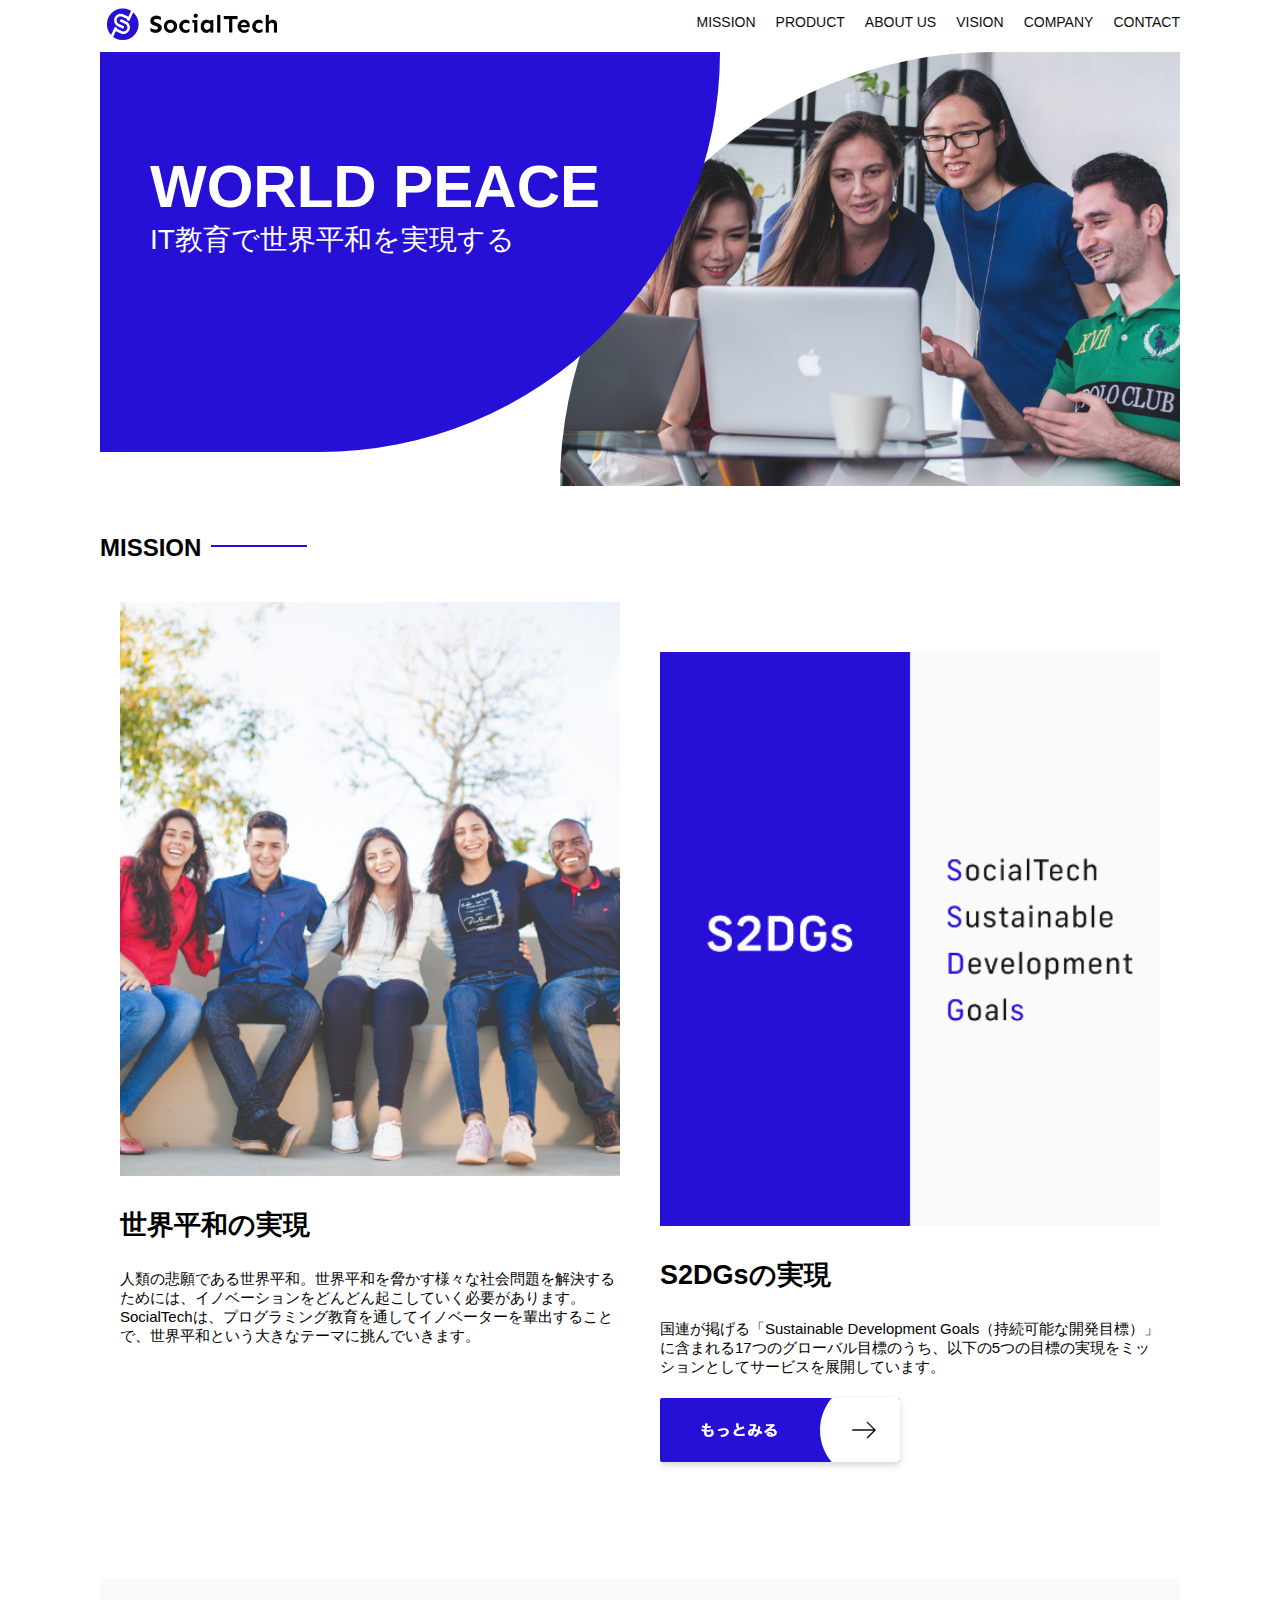
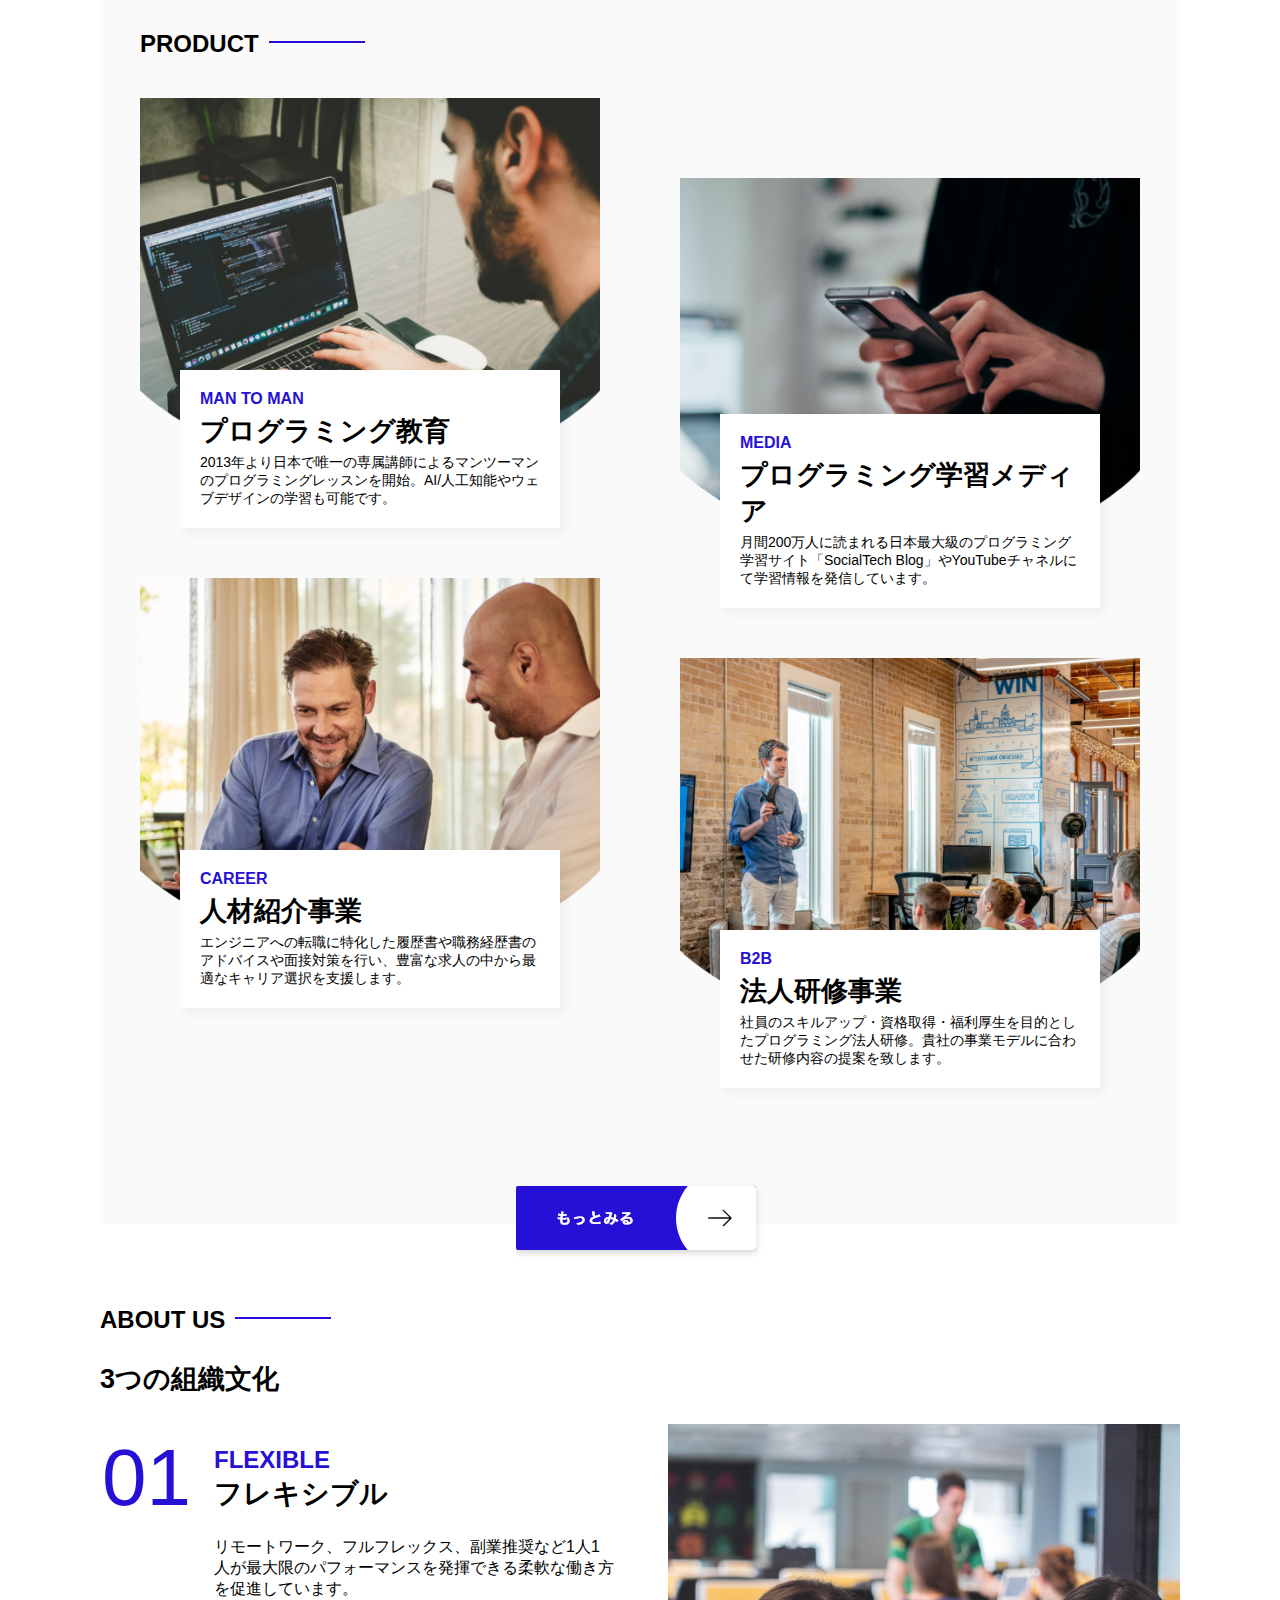
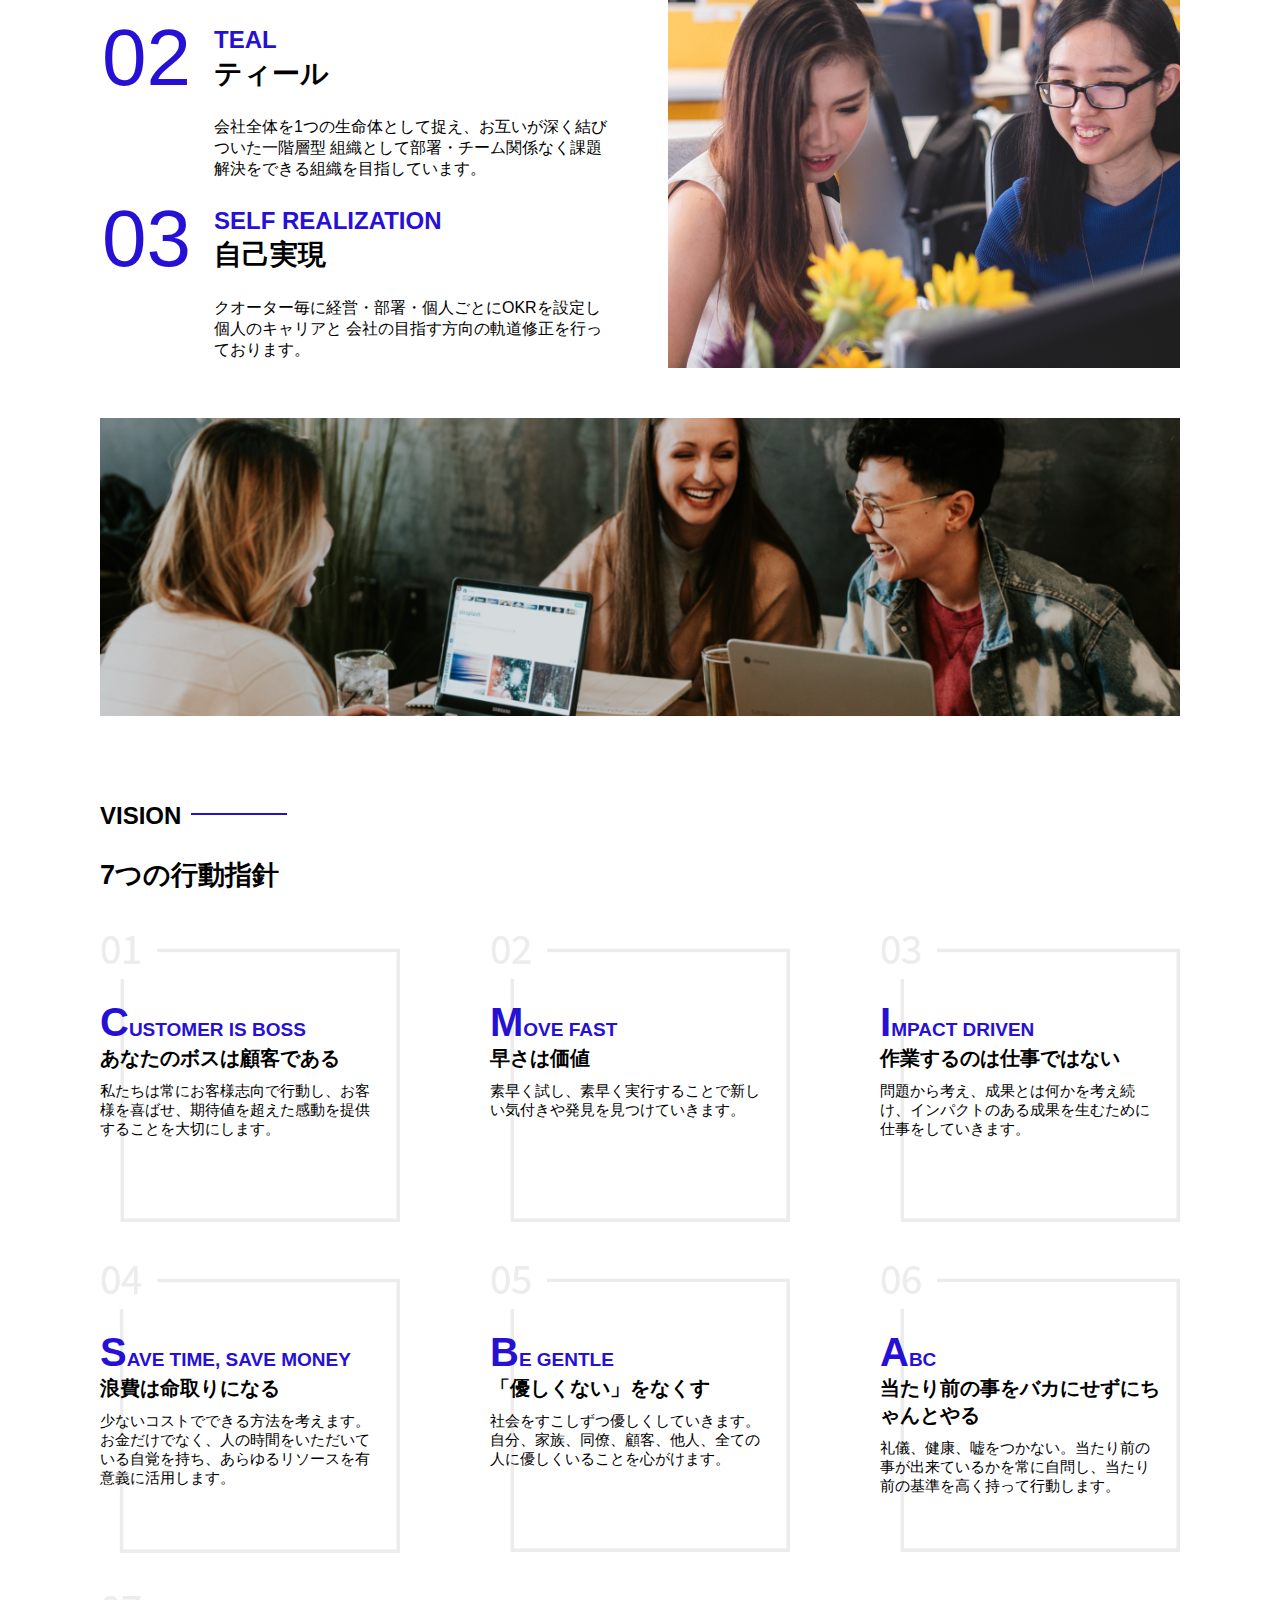
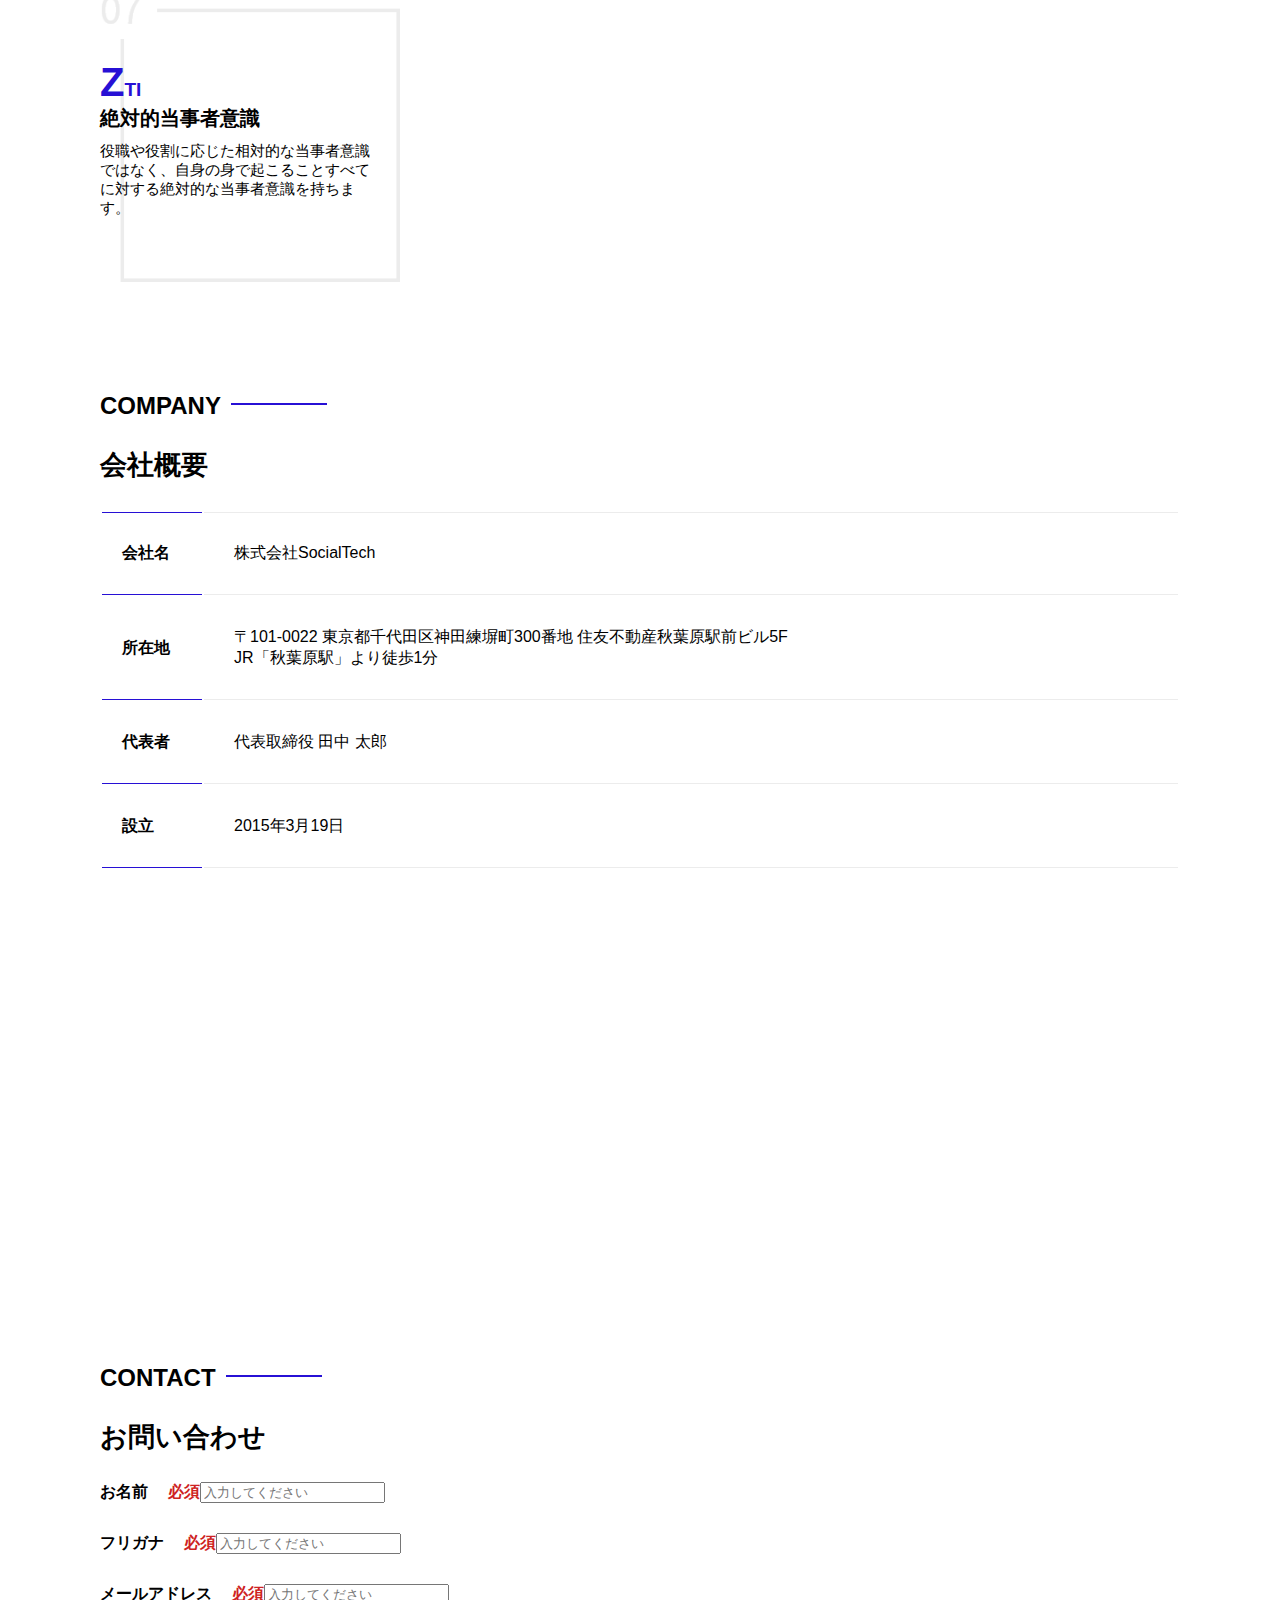
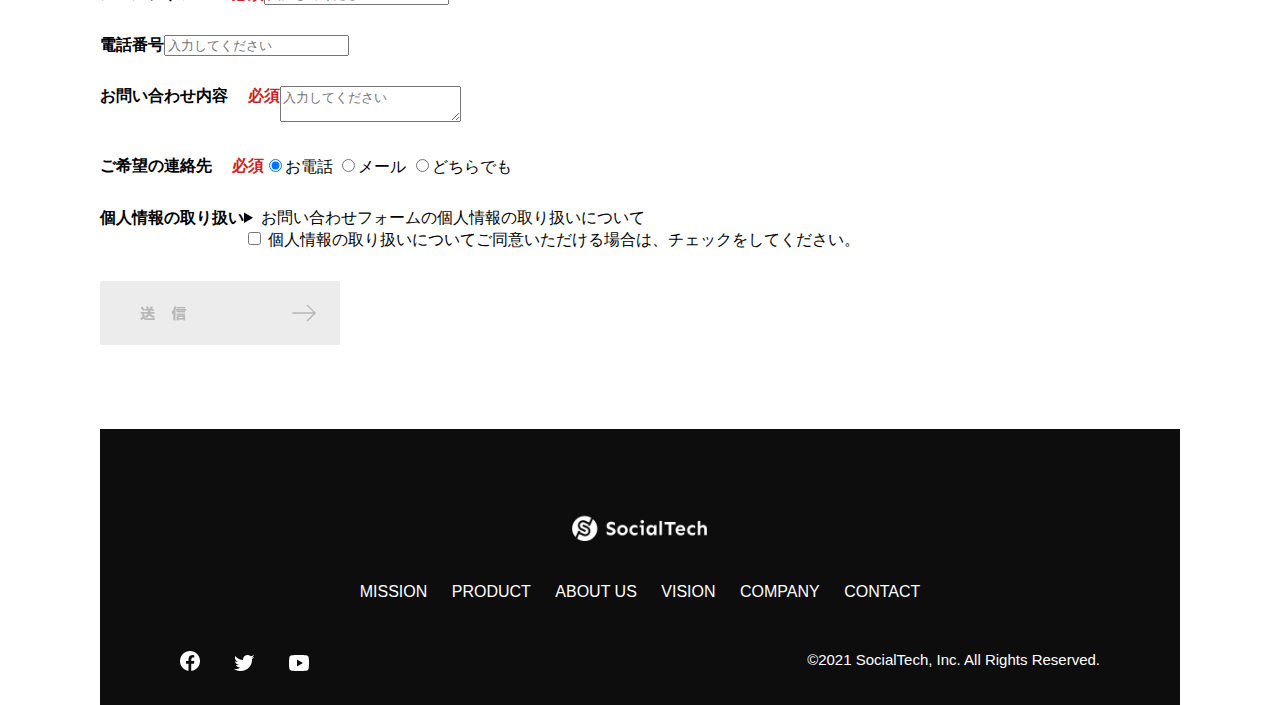
<file: index.html>
<!DOCTYPE html>
<html>
  <head>
    <title>SocialTech</title>

    <meta charset="UTF-8" />
    <meta
      name="description"
      content="SocialTechはEdTech業界のリーディングカンパニーを目指します。"
    />
    <meta name="viewport" content="width=device-width, initial-scale=1.0" />
    <meta name="twitter:card" content="Twitterカードの種類" />
    <meta name="twitter:site" content="Twitterのユーザー名" />
    <meta property="og:url" content="ページのURL" />
    <meta property="og:title" content="ページのタイトル" />
    <meta property="og:description" content="ページの説明文" />
    <meta property="og:image" content="画像のURL" />

    <link rel="stylesheet" href="style.css" />
  </head>
  <body>
    <!-- ヘッダー -->
    <header>
      <!-- ロゴ -->
      <a href="index.html" id="logo">
        <img src="images/logo.png" alt="トップページに戻る" />
      </a>

      <!-- PC用ナビゲーション -->
      <nav id="nav-pc">
        <ul>
          <li><a href="mission.html">MISSION</a></li>
          <li><a href="product.html">PRODUCT</a></li>
          <li><a href="index.html#aboutus">ABOUT US</a></li>
          <li><a href="index.html#vision">VISION</a></li>
          <li><a href="index.html#company">COMPANY</a></li>
          <li><a href="index.html#contact">CONTACT</a></li>
        </ul>
      </nav>
      <!-- スマホ用メニューボタン -->
      <button
        id="menu-sp"
        onclick="document.getElementById('nav-sp').style.display = 'block'"
      >
        <img src="images/button-menu.png" alt="ナビゲーションを開く" />
      </button>
      <!-- スマホ用ナビゲーション -->
      <div id="nav-sp">
        <button
          id="close"
          onclick="document.getElementById('nav-sp').style.display = 'none'"
        >
          <img src="images/button-close.png" alt="ナビゲーションを閉じる" />
        </button>

        <nav>
          <ul>
            <li>
              <a
                id="logo-sp"
                href="index.html"
                onclick="document.getElementById('nav-sp').style.display = 'none'"
                ><img src="images/logo-sp.png" alt="トップページに戻る"
              /></a>
            </li>
            <li>
              <a
                class="menu"
                href="mission.html"
                onclick="document.getElementById('nav-sp').style.display = 'none'"
                >MISSION</a
              >
            </li>
            <li>
              <a
                class="menu"
                href="product.html"
                onclick="document.getElementById('nav-sp').style.display = 'none'"
                >PRODUCT</a
              >
            </li>
            <li>
              <a
                class="menu"
                href="index.html#aboutus"
                onclick="document.getElementById('nav-sp').style.display = 'none'"
                >ABOUT US</a
              >
            </li>
            <li>
              <a
                class="menu"
                href="index.html#vision"
                onclick="document.getElementById('nav-sp').style.display = 'none'"
                >VISION</a
              >
            </li>
            <li>
              <a
                class="menu"
                href="index.html#company"
                onclick="document.getElementById('nav-sp').style.display = 'none'"
                >COMPANY</a
              >
            </li>
            <li>
              <a
                class="menu"
                href="index.html#contact"
                onclick="document.getElementById('nav-sp').style.display = 'none'"
                >CONTACT</a
              >
            </li>
          </ul>
        </nav>
        <div id="sns">
          <a href="https://www.facebook.com/sejuku2013">
            <img src="images/button-facebook.png" alt="Facebookのリンク" />
          </a>
          <a href="https://twitter.com/samuraijuku">
            <img src="images/button-twitter.png" alt="Twitterのリンク" />
          </a>
          <a href="https://www.youtube.com/channel/UCCFOQO5aDK0xXam4cUQXT8g">
            <img src="images/button-youtube.png" alt="YouTubeのリンク" />
          </a>
        </div>
      </div>
    </header>
    <main>
      <article>
        <!-- メインビジュアル -->
        <section id="main-visual">
          <div id="main-message">
            <h1>WORLD PEACE</h1>
            <p>IT教育で世界平和を実現する</p>
          </div>
          <img
            src="images/index/index-main.png"
            alt="PCの周りに集まる多国籍の仲間たち"
          />
        </section>

        <!--ミッション-->
        <section id="mission">
          <h2 class="index-h2">MISSION</h2>
          <div id="mission-flex">
            <div>
              <img
                id="mission-photo"
                src="images/index/index-mission.png"
                alt="屋外のベンチで写真を撮影する多国籍の仲間たち"
              />
              <h3>世界平和の実現</h3>
              <p>
                人類の悲願である世界平和。世界平和を脅かす様々な社会問題を解決するためには、イノベーションをどんどん起こしていく必要があります。SocialTechは、プログラミング教育を通してイノベーターを輩出することで、世界平和という大きなテーマに挑んでいきます。
              </p>
            </div>
            <div>
              <img id="s2dgs" src="images/index/s2dgs.png" alt="S2DGs" />
              <h3>S2DGsの実現</h3>
              <p>
                国連が掲げる「Sustainable Development
                Goals（持続可能な開発目標）」に含まれる17つのグローバル目標のうち、以下の5つの目標の実現をミッションとしてサービスを展開しています。
              </p>
              <a href="mission.html">
                <img src="images/button-more.png" alt="もっとみる" />
              </a>
            </div>
          </div>
        </section>
        <!-- プロダクト -->
        <section id="product">
          <h2 class="index-h2">PRODUCT</h2>
          <div class="product-flex">
            <div id="product-left">
              <div>
                <img
                  class="product-photo"
                  src="images/index/index-mantoman.png"
                  alt="PCでコードを書く男性"
                />
                <div class="product-explain">
                  <span>MAN TO MAN</span>
                  <h3>プログラミング教育</h3>
                  <p>
                    2013年より日本で唯一の専属講師によるマンツーマンのプログラミングレッスンを開始。AI/人工知能やウェブデザインの学習も可能です。
                  </p>
                </div>
              </div>
              <div>
                <img
                  class="product-photo"
                  src="images/index/index-career.png"
                  alt="笑顔で話し合う2人の男性"
                />
                <div class="product-explain">
                  <span>CAREER</span>
                  <h3>人材紹介事業</h3>
                  <p>
                    エンジニアへの転職に特化した履歴書や職務経歴書のアドバイスや面接対策を行い、豊富な求人の中から最適なキャリア選択を支援します。
                  </p>
                </div>
              </div>
            </div>
            <div id="product-right">
              <div>
                <img
                  class="product-photo"
                  src="images/index/index-media.png"
                  alt="スマートフォンを操作する人"
                />
                <div class="product-explain">
                  <span>MEDIA</span>
                  <h3>プログラミング学習メディア</h3>
                  <p>
                    月間200万人に読まれる日本最大級のプログラミング学習サイト「SocialTech
                    Blog」やYouTubeチャネルにて学習情報を発信しています。
                  </p>
                </div>
              </div>
              <div>
                <img
                  class="product-photo"
                  src="images/index/index-b2b.png"
                  alt="講演中の男性とそれを聴く人々"
                />
                <div class="product-explain">
                  <span>B2B</span>
                  <h3>法人研修事業</h3>
                  <p>
                    社員のスキルアップ・資格取得・福利厚生を目的としたプログラミング法人研修。貴社の事業モデルに合わせた研修内容の提案を致します。
                  </p>
                </div>
              </div>
            </div>
          </div>
          <div id="product-more">
            <a href="product.html">
              <img src="images/button-more.png" alt="もっとみる" />
            </a>
          </div>
        </section>
        <!-- ABOUT US -->
        <section id="aboutus">
          <h2 class="index-h2">ABOUT US</h2>
          <h3>3つの組織文化</h3>
          <div>
            <table class="culture-table">
              <tr>
                <td class="culture-num">01</td>
                <th>
                  <span class="culture-en">FLEXIBLE</span><br />フレキシブル
                </th>
              </tr>
              <tr>
                <td>
                  <!--空のセル-->
                </td>
                <td class="culture-description">
                  リモートワーク、フルフレックス、副業推奨など1人1人が最大限のパフォーマンスを発揮できる柔軟な働き方を促進しています。
                </td>
              </tr>
              <tr>
                <td class="culture-num">02</td>
                <th><span class="culture-en">TEAL</span><br />ティール</th>
              </tr>
              <tr>
                <td>
                  <!--空のセル-->
                </td>
                <td class="culture-description">
                  会社全体を1つの生命体として捉え、お互いが深く結びついた一階層型
                  組織として部署・チーム関係なく課題解決をできる組織を目指しています。
                </td>
              </tr>
              <tr>
                <td class="culture-num">03</td>
                <th>
                  <span class="culture-en">SELF REALIZATION</span><br />自己実現
                </th>
              </tr>
              <tr>
                <td>
                  <!--空のセル-->
                </td>
                <td class="culture-description">
                  クオーター毎に経営・部署・個人ごとにOKRを設定し個人のキャリアと
                  会社の目指す方向の軌道修正を行っております。
                </td>
              </tr>
            </table>
            <img
              class="culture-img"
              src="images/index/index-aboutus1.png"
              alt="笑顔で話し合う2人の女性"
            />
          </div>
          <img
            class="culture-img2"
            src="images/index/index-aboutus2.png"
            alt="笑顔で話し合う3人の男女"
          />
        </section>

        <!-- VISION -->
        <section id="vision">
          <h2 class="index-h2">VISION</h2>
          <h3>7つの行動指針</h3>
          <div>
            <div class="vision-box">
              <img src="images/index/vision-01.png" alt="01" />
              <div>
                <h4>CUSTOMER IS BOSS</h4>
                <h5>あなたのボスは顧客である</h5>
                <p>
                  私たちは常にお客様志向で行動し、お客様を喜ばせ、期待値を超えた感動を提供することを大切にします。
                </p>
              </div>
            </div>
            <div class="vision-box">
              <img src="images/index/vision-02.png" alt="02" />
              <div>
                <h4>MOVE FAST</h4>
                <h5>早さは価値</h5>
                <p>
                  素早く試し、素早く実行することで新しい気付きや発見を見つけていきます。
                </p>
              </div>
            </div>
            <div class="vision-box">
              <img src="images/index/vision-03.png" alt="03" />
              <div>
                <h4>IMPACT DRIVEN</h4>
                <h5>作業するのは仕事ではない</h5>
                <p>
                  問題から考え、成果とは何かを考え続け、インパクトのある成果を生むために仕事をしていきます。
                </p>
              </div>
            </div>
            <div class="vision-box">
              <img src="images/index//vision-04.png" alt="04" />
              <div>
                <h4>SAVE TIME, SAVE MONEY</h4>
                <h5>浪費は命取りになる</h5>
                <p>
                  少ないコストでできる方法を考えます。お金だけでなく、人の時間をいただいている自覚を持ち、あらゆるリソースを有意義に活用します。
                </p>
              </div>
            </div>
            <div class="vision-box">
              <img src="images/index/vision-05.png" alt="05" />
              <div>
                <h4>BE GENTLE</h4>
                <h5>「優しくない」をなくす</h5>
                <p>
                  社会をすこしずつ優しくしていきます。自分、家族、同僚、顧客、他人、全ての人に優しくいることを心がけます。
                </p>
              </div>
            </div>
            <div class="vision-box">
              <img src="images/index/vision-06.png" alt="06" />
              <div>
                <h4>ABC</h4>
                <h5>当たり前の事をバカにせずにちゃんとやる</h5>
                <p>
                  礼儀、健康、嘘をつかない。当たり前の事が出来ているかを常に自問し、当たり前の基準を高く持って行動します。
                </p>
              </div>
            </div>
            <div class="vision-box">
              <img src="images/index/vision-07.png" alt="07" />
              <div>
                <h4>ZTI</h4>
                <h5>絶対的当事者意識</h5>
                <p>
                  役職や役割に応じた相対的な当事者意識ではなく、自身の身で起こることすべてに対する絶対的な当事者意識を持ちます。
                </p>
              </div>
            </div>
          </div>
        </section>

        <!-- COMPANY -->
        <section id="company">
          <h2 class="index-h2">COMPANY</h2>
          <h3>会社概要</h3>
          <table id="company-table">
            <tr>
              <th class="tableheader tableheader-first">会社名</th>
              <td class="cell cell-first">株式会社SocialTech</td>
            </tr>
            <tr>
              <th class="tableheader">所在地</th>
              <td class="cell">
                〒101-0022 東京都千代田区神田練塀町300番地
                住友不動産秋葉原駅前ビル5F<br />JR「秋葉原駅」より徒歩1分
              </td>
            </tr>
            <tr>
              <th class="tableheader">代表者</th>
              <td class="cell">代表取締役 田中 太郎</td>
            </tr>
            <tr>
              <th class="tableheader">設立</th>
              <td class="cell">2015年3月19日</td>
            </tr>
          </table>
          <iframe
            src="https://www.google.com/maps/embed?pb=!1m18!1m12!1m3!1d3240.0688551336807!2d139.7720776771055!3d35.69992317258124!2m3!1f0!2f0!3f0!3m2!1i1024!2i768!4f13.1!3m3!1m2!1s0x60188fee13660e23%3A0x77137876edf742ac!2z5L2P5Y-L5LiN5YuV55Sj56eL6JGJ5Y6f6aeF5YmN44OT44Or!5e0!3m2!1sja!2sjp!4v1704858013291!5m2!1sja!2sjp"
            style="border: 0"
            allowfullscreen=""
            loading="lazy"
          >
          </iframe>
        </section>

        <!-- お問い合わせフォーム -->
        <section id="contact">
          <h2 class="index-h2">CONTACT</h2>
          <h3>お問い合わせ</h3>
          <form>
            <div>
              <div class="contact-heading">
                <label class="contact-label"
                  >お名前<span class="contact-span">必須</span></label
                >
              </div>
              <div>
                <input
                  type="text"
                  name="name"
                  placeholder="入力してください"
                  class="contact-textbox"
                />
              </div>
            </div>
            <div>
              <div class="contact-heading">
                <label class="contact-label"
                  >フリガナ<span class="contact-span">必須</span></label
                >
              </div>
              <div>
                <input
                  type="text"
                  name="hurigana"
                  placeholder="入力してください"
                  class="contact-textbox"
                />
              </div>
            </div>
            <div>
              <div class="contact-heading">
                <label class="contact-label"
                  >メールアドレス<span class="contact-span">必須</span></label
                >
              </div>
              <div>
                <input
                  type="text"
                  name="email"
                  placeholder="入力してください"
                  class="contact-textbox"
                />
              </div>
            </div>
            <div>
              <div class="contact-heading">
                <label class="contact-label">電話番号</label>
              </div>
              <div>
                <input
                  type="text"
                  name="tel"
                  placeholder="入力してください"
                  class="contact-textbox"
                />
              </div>
            </div>
            <div>
              <div class="contact-heading">
                <label class="contact-label"
                  >お問い合わせ内容<span class="contact-span">必須</span></label
                >
              </div>
              <div>
                <textarea
                  class="contact-textarea"
                  placeholder="入力してください"
                  name="message"
                ></textarea>
              </div>
            </div>
            <div>
              <div class="contact-heading">
                <label class="contact-label"
                  >ご希望の連絡先<span class="contact-span">必須</span></label
                >
              </div>
              <div>
                <input
                  class="radiobutton"
                  type="radio"
                  value="tel"
                  name="contact"
                  checked
                /><label>お電話</label>
                <input
                  class="radiobutton"
                  type="radio"
                  value="mail"
                  name="contact"
                /><label>メール</label>
                <input
                  class="radiobutton"
                  type="radio"
                  value="both"
                  name="contact"
                /><label>どちらでも</label>
              </div>
            </div>
            <div>
              <div class="contact-heading">
                <label class="contact-label">個人情報の取り扱い</label>
              </div>
              <div>
                <details>
                  <summary>
                    お問い合わせフォームの個人情報の取り扱いについて
                  </summary>
                  <div>
                    <dl>
                      <dt>１．組織の名称又は氏名</dt>
                      <dd>株式会社SocialTech</dd>
                      <dt>
                        ２．個人情報保護管理者（若しくはその代理人）の氏名又は職名、所属及び連絡先
                      </dt>
                      <dd>
                        <p>鈴木 一郎 コーポレート部</p>
                        <p>メールアドレス：samurai@example.com</p>
                        <p>TEL：03-1234-5678</p>
                      </dd>
                      <dt>３．個人情報の利用目的</dt>
                      <dd>
                        <ul>
                          <li>
                            ・本サービス及び本サービスに関連する情報の提供又はそれらに関する連絡のため
                          </li>
                          <li>・ユーザーの本人確認のため</li>
                          <li>・当社サービスのご案内のため</li>
                          <li>
                            ・当社の商品等の広告または宣伝（電子メールによるものを含むものとします。）
                          </li>
                        </ul>
                      </dd>
                      <dt>４．個人情報の取り扱い業務の委託</dt>
                      <dd>
                        個人情報の取扱業務の全部または一部を外部に業務委託する場合があります。その際、弊社は、個人情報を適切に保護できる管理体制を敷き実行していることを条件として委託先を厳選したうえで、機密保持契約を委託先と締結し、お客様の個人情報を厳密に管理させます。
                      </dd>
                      <dt>５．個人情報の開示等の請求</dt>
                      <dd>
                        お客様は、弊社に対してご自身の個人情報の開示等（利用目的の通知、開示、内容の訂正・追加・削除、利用の停止または消去、第三者への提供の停止）に関して、当社問合わせ窓口に申し出ることができます。<br />
                        その際、弊社はお客様ご本人を確認させていただいたうえで、合理的な期間内に対応いたします。<br />
                        なお、個人情報に関する弊社問合わせ先は、次の通りです。
                      </dd>
                      <dd>
                        <p>株式会社SocialTech　個人情報問合せ窓口</p>
                        <p>
                          〒150-0043　東京都千代田区神田練塀町300番地
                          住友不動産秋葉原駅前ビル5F
                        </p>
                        <p>
                          メールアドレス：samurai@example.com　TEL：03-1234-5678
                        </p>
                      </dd>

                      <dt>６．個人情報を提供されることの任意性について</dt>
                      <dd>
                        お客様がご自身の個人情報を弊社に提供されるか否かは、お客様のご判断によりますが、もしご提供されない場合には、適切なサービスが提供できない場合がありますので予めご了承ください。
                      </dd>
                    </dl>
                  </div>
                </details>
                <input type="checkbox" name="agree" />
                <span
                  >個人情報の取り扱いについてご同意いただける場合は、チェックをしてください。</span
                >
              </div>
            </div>
            <input type="image" src="images/button-submit.png" alt="送信する" />
          </form>
        </section>
      </article>
    </main>

    <footer>
      <div id="footer-logo">
        <img src="images/logo-sp.png" alt="SocialTech" />
      </div>
      <div id="footer-link">
        <a href="mission.html">MISSION</a>
        <a href="product.html">PRODUCT</a>
        <a href="index.html#aboutus">ABOUT US</a>
        <a href="index.html#vision">VISION</a>
        <a href="index.html#company">COMPANY</a>
        <a href="index.html#contact">CONTACT</a>
      </div>
      <div id="sns-footer">
        <div class="sns-btns">
          <a href="https://www.facebook.com/sejuku2013"
            ><img src="images/button-facebook.png" alt="Facebookのリンク"
          /></a>
          <a href="https://twitter.com/samuraijuku"
            ><img src="images/button-twitter.png" alt="Twitterのリンク"
          /></a>
          <a href="https://www.youtube.com/channel/UCCFOQO5aDK0xXam4cUQXT8g"
            ><img src="images/button-youtube.png" alt="YouTubeのリンク"
          /></a>
        </div>
        <p id="copyright">&copy;2021 SocialTech, Inc. All Rights Reserved.</p>
      </div>
    </footer>
  </body>
</html>
</file>
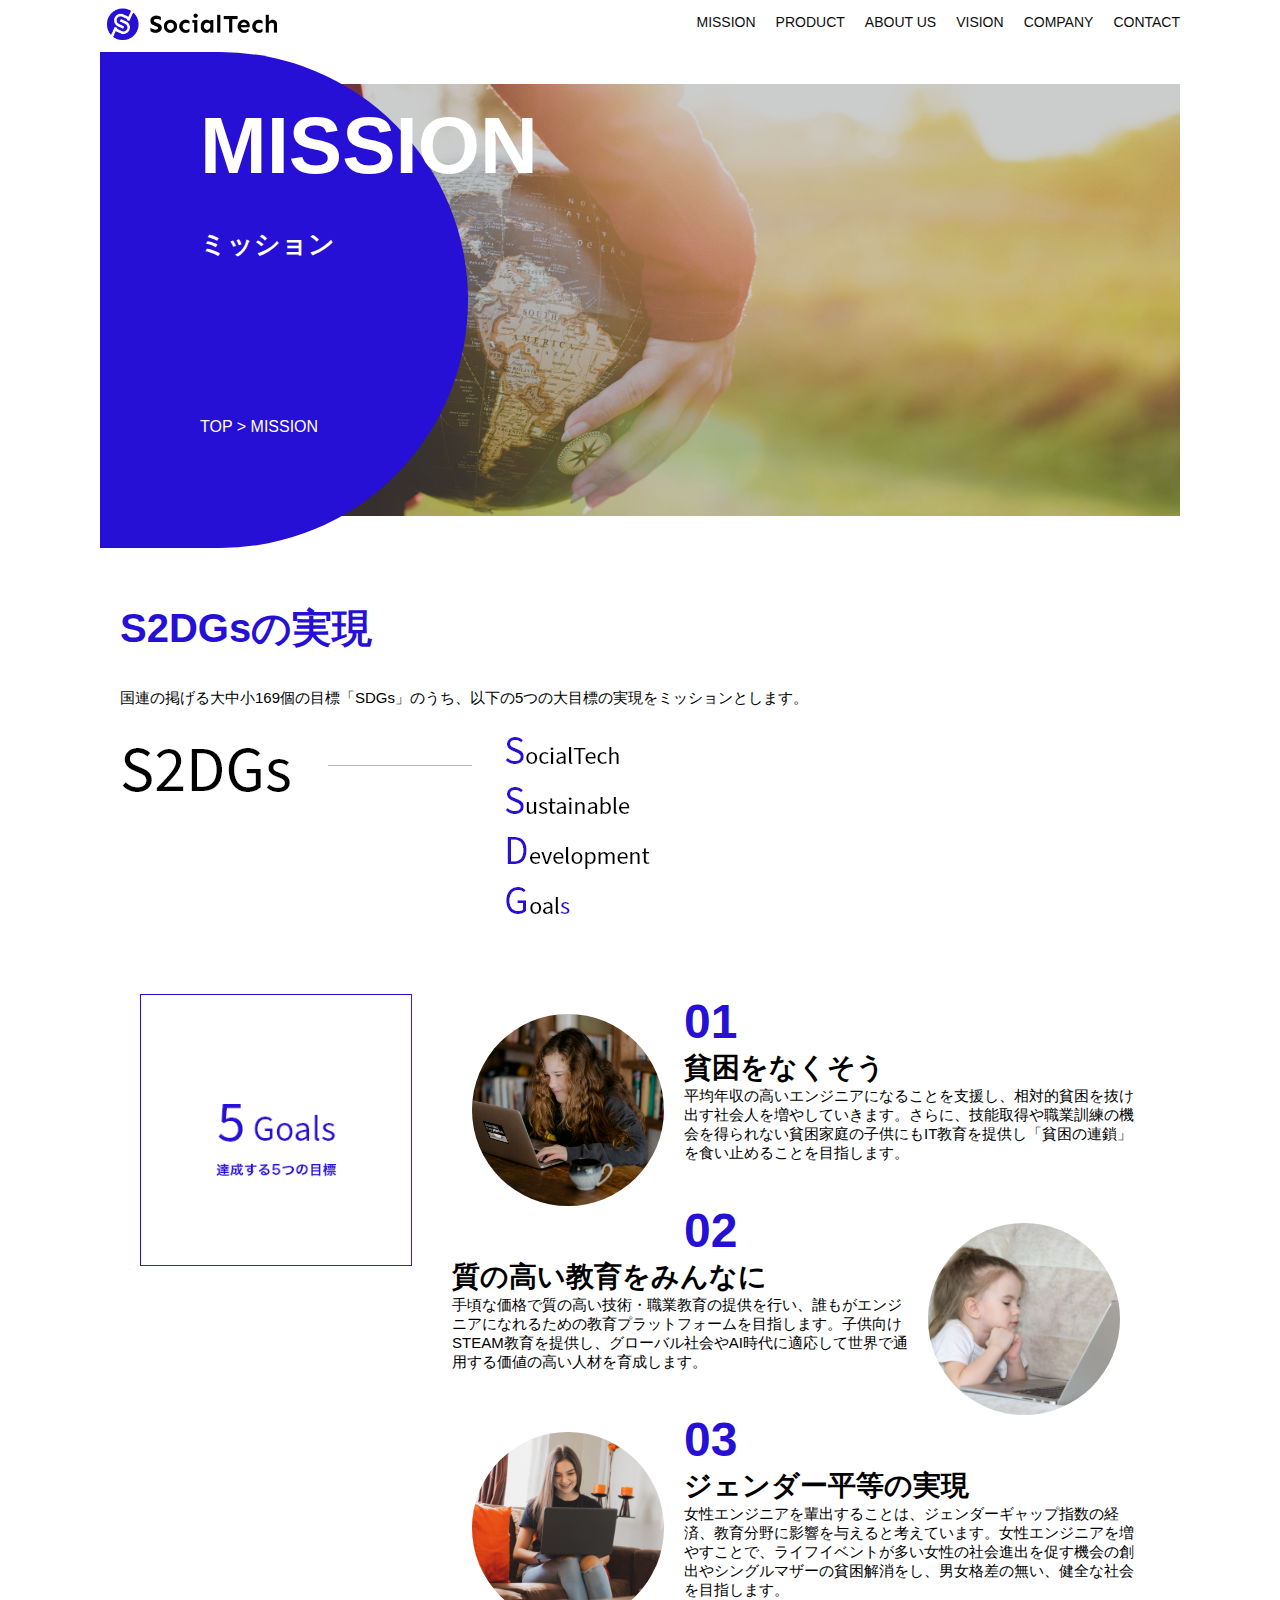
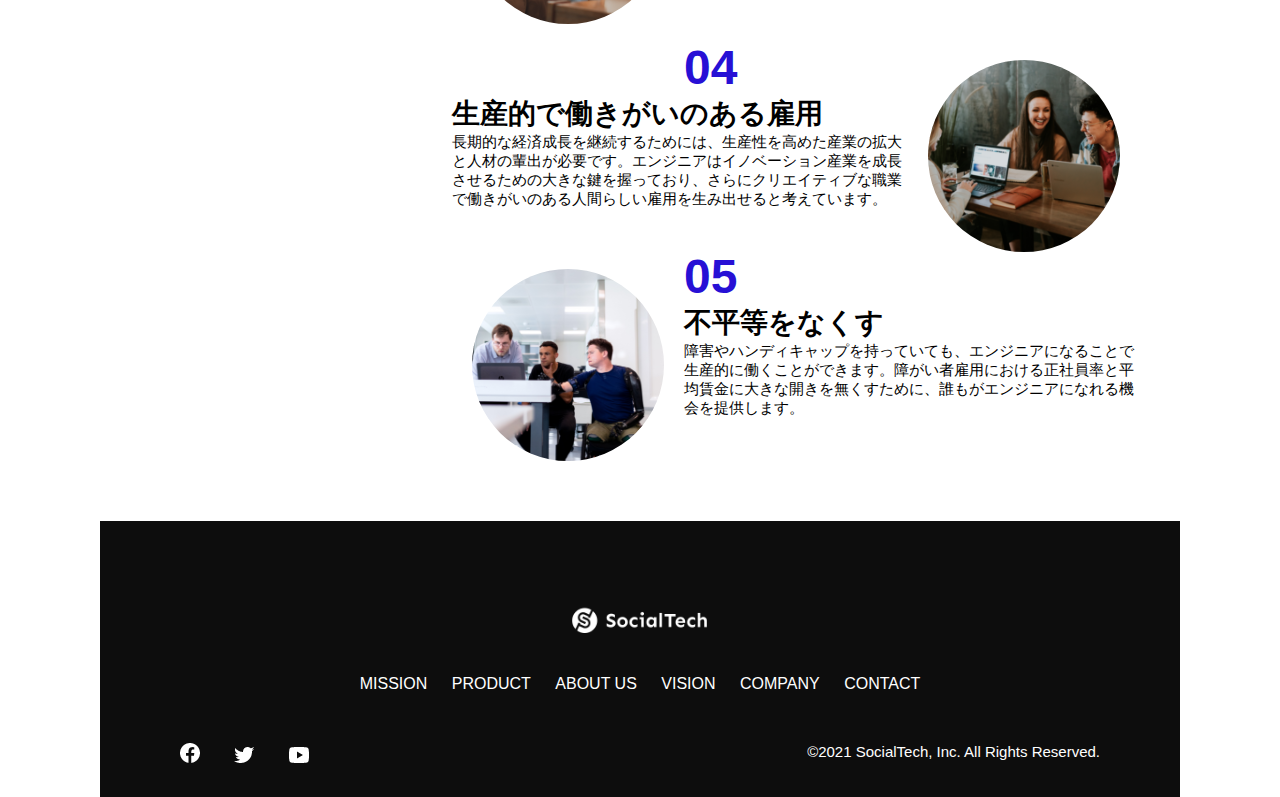
<file: mission.html>
<!DOCTYPE html>
<html>
  <head>
    <title>SocialTech - MISSION ミッション -</title>
    <meta charset="utf-8" />
    <meta
      name="description"
      content="SocialTechが目指す5つの目標（S2DGs）を紹介します"
    />
    <meta name="viewport" content="width=device-width, initial-scale=1.0" />
    <link rel="stylesheet" href="style.css" />
  </head>

  <body>
    <!-- ヘッダー -->
    <header>
      <!-- ロゴ -->
      <a href="index.html" id="logo">
        <img src="images/logo.png" alt="トップページに戻る">
      </a>

      <!-- PC用ナビゲーション -->
      <nav id="nav-pc">
        <ul>
          <li><a href="mission.html">MISSION</a></li>
          <li><a href="product.html">PRODUCT</a></li>
          <li><a href="index.html#aboutus">ABOUT US</a></li>
          <li><a href="index.html#vision">VISION</a></li>
          <li><a href="index.html#company">COMPANY</a></li>
          <li><a href="index.html#contact">CONTACT</a></li>
        </ul>
      </nav>

      <!-- スマホ用メニューボタン -->
      <button
        id="menu-sp"
        onclick="document.getElementById('nav-sp').style.display = 'block'"
      >
        <img src="images/button-menu.png" alt="ナビゲーションを開く">
      </button>

      <!-- スマホ用ナビゲーション -->
      <div id="nav-sp">
        <button
          id="close"
          onclick="document.getElementById('nav-sp').style.display = 'none'"
        >
          <img src="images/button-close.png" alt="ナビゲーションを閉じる" >
        </button>

        <nav>
          <ul>
            <li>
              <a
                id="logo-sp"
                href="index.html"
                onclick="document.getElementById('nav-sp').style.display = 'none'"
                ><img src="images/logo-sp.png" alt="トップページに戻る"
              ></a>
            </li>
            <li>
              <a
                class="menu"
                href="mission.html"
                onclick="document.getElementById('nav-sp').style.display = 'none'"
                >MISSION</a
              >
            </li>
            <li>
              <a
                class="menu"
                href="product.html"
                onclick="document.getElementById('nav-sp').style.display = 'none'"
                >PRODUCT</a
              >
            </li>
            <li>
              <a
                class="menu"
                href="index.html#aboutus"
                onclick="document.getElementById('nav-sp').style.display = 'none'"
                >ABOUT US</a
              >
            </li>
            <li>
              <a
                class="menu"
                href="index.html#vision"
                onclick="document.getElementById('nav-sp').style.display = 'none'"
                >VISION</a
              >
            </li>
            <li>
              <a
                class="menu"
                href="index.html#company"
                onclick="document.getElementById('nav-sp').style.display = 'none'"
                >COMPANY</a
              >
            </li>
            <li>
              <a
                class="menu"
                href="index.html#contact"
                onclick="document.getElementById('nav-sp').style.display = 'none'"
                >CONTACT</a
              >
            </li>
          </ul>
        </nav>
        <div id="sns">
          <a href="https://www.facebook.com/sejuku2013">
            <img src="images/button-facebook.png" alt="Facebookのリンク" />
          </a>
          <a href="https://twitter.com/samuraijuku">
            <img src="images/button-twitter.png" alt="Twitterのリンク" />
          </a>
          <a href="https://www.youtube.com/channel/UCCFOQO5aDK0xXam4cUQXT8g">
            <img src="images/button-youtube.png" alt="YouTubeのリンク" />
          </a>
        </div>
      </div>
    </header>

    <main>
      <article>
        <section id="mission-main">
          <div class="mission-main-inner">
            <div id="mission-title">
              <h1>MISSION<br /><span>ミッション</span></h1>
              <p>TOP > MISSION</p>
            </div>
          </div>
        </section>
        <section id="mission-s2dgs">
          <h2 class="mission-h2">S2DGsの実現</h2>
          <p>
            国連の掲げる大中小169個の目標「SDGs」のうち、以下の5つの大目標の実現をミッションとします。
          </p>
          <img src="images/mission/mission-s2dgs.png" alt="S2DGs">
        </section>
      </article>
      <section id="mission-five-goals">
        <div class="five-goals-image">
          <img src="images/mission/mission-5goals.png" alt="5Goals">
        </div>
        <div class="five-goals-read">
          <div>
            <img
              class="fivegoals-image-left"
              src="images/mission/mission-5goals01.png"
              alt="PCを操作する女の子"
            >
            <span class="fivegoals-number">01</span>
            <h3 class="fivegoals-h3">貧困をなくそう</h3>
            <p class="fivegoals-p">
              平均年収の高いエンジニアになることを支援し、相対的貧困を抜け出す社会人を増やしていきます。さらに、技能取得や職業訓練の機会を得られない貧困家庭の子供にもIT教育を提供し「貧困の連鎖」を食い止めることを目指します。
            </p>
          </div>
          <div>
            <img
              class="fivegoals-image-right"
              src="images/mission/mission-5goals02.png"
              alt="PCを見つめる小さい女の子"
            >
            <span class="fivegoals-number">02</span>
            <h3 class="fivegoals-h3">質の高い教育をみんなに</h3>
            <p class="fivegoals-p">
              手頃な価格で質の高い技術・職業教育の提供を行い、誰もがエンジニアになれるための教育プラットフォームを目指します。子供向けSTEAM教育を提供し、グローバル社会やAI時代に適応して世界で通用する価値の高い人材を育成します。
            </p>
          </div>
          <div>
            <img
              class="fivegoals-image-left"
              src="images/mission/mission-5goals03.png"
              alt="PCを操作する女性"
            >

            <span class="fivegoals-number">03</span>
            <h3 class="fivegoals-h3">ジェンダー平等の実現</h3>
            <p class="fivegoals-p">
              女性エンジニアを輩出することは、ジェンダーギャップ指数の経済、教育分野に影響を与えると考えています。女性エンジニアを増やすことで、ライフイベントが多い女性の社会進出を促す機会の創出やシングルマザーの貧困解消をし、男女格差の無い、健全な社会を目指します。
            </p>
          </div>
          <div>
            <img
              class="fivegoals-image-right"
              src="images/mission/mission-5goals04.png"
              alt="笑顔で話し合う3人の男女"
            >
            <span class="fivegoals-number">04</span>
            <h3 class="fivegoals-h3">生産的で働きがいのある雇用</h3>
            <p class="fivegoals-p">
              長期的な経済成長を継続するためには、生産性を高めた産業の拡大と人材の輩出が必要です。エンジニアはイノベーション産業を成長させるための大きな鍵を握っており、さらにクリエイティブな職業で働きがいのある人間らしい雇用を生み出せると考えています。
            </p>
          </div>
          <div>
            <img
              class="fivegoals-image-left"
              src="images/mission/mission-5goals05.png"
              alt="障害を持つ男性が生き生きと働く様子"
            >
            <span class="fivegoals-number">05</span>
            <h3 class="fivegoals-h3">不平等をなくす</h3>
            <p class="fivegoals-p">
              障害やハンディキャップを持っていても、エンジニアになることで生産的に働くことができます。障がい者雇用における正社員率と平均賃金に大きな開きを無くすために、誰もがエンジニアになれる機会を提供します。
            </p>
          </div>
        </div>
      </section>
    </main>

    <footer>
      <div id="footer-logo">
        <img src="images/logo-sp.png" alt="SocialTech">
      </div>
      <div id="footer-link">
        <a href="mission.html">MISSION</a>
        <a href="product.html">PRODUCT</a>
        <a href="index.html#aboutus">ABOUT US</a>
        <a href="index.html#vision">VISION</a>
        <a href="index.html#company">COMPANY</a>
        <a href="index.html#contact">CONTACT</a>
      </div>
      <div id="sns-footer">
        <div class="sns-btns">
          <a href="https://www.facebook.com/sejuku2013"
            ><img src="images/button-facebook.png" alt="Facebookのリンク"
          ></a>
          <a href="https://twitter.com/samuraijuku"
            ><img src="images/button-twitter.png" alt="Twitterのリンク"
          ></a>
          <a href="https://www.youtube.com/channel/UCCFOQO5aDK0xXam4cUQXT8g"
            ><img src="images/button-youtube.png" alt="YouTubeのリンク"
          ></a>
        </div>
        <p id="copyright">&copy;2021 SocialTech, Inc. All Rights Reserved.</p>
      </div>
    </footer>
  </body>
</html>
</file>
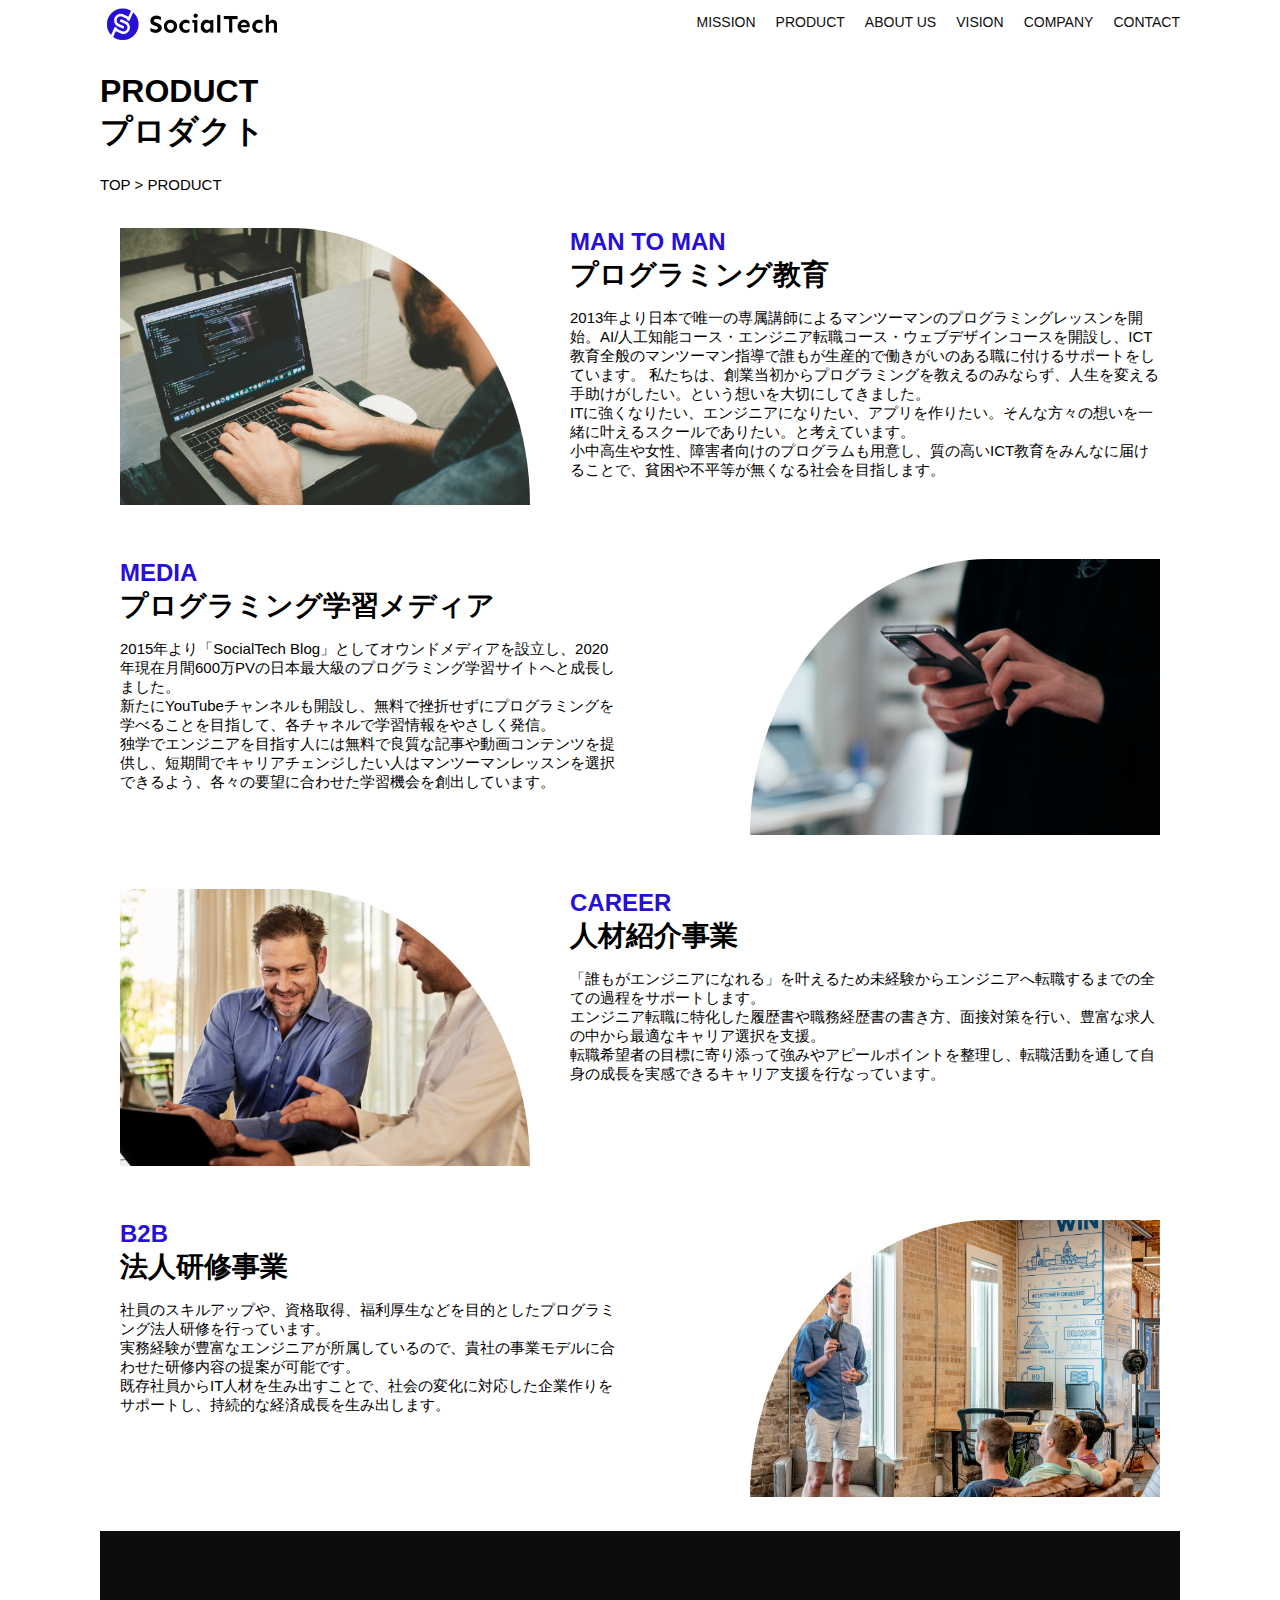
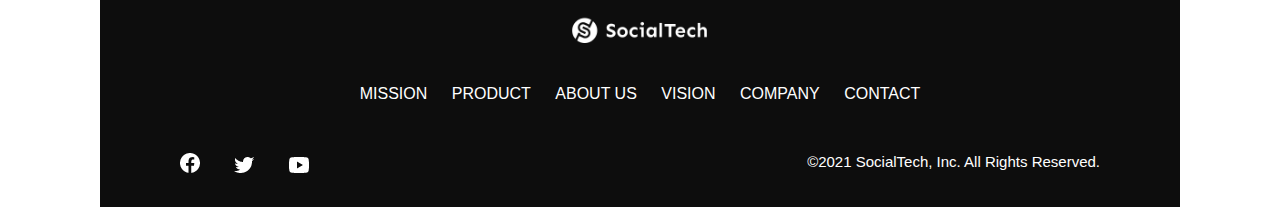
<file: product.html>
<!DOCTYPE html>
<html>
  <head>
    <title>SocialTech -PRODUCT プロダクト-</title>
    <meta charset="utf-8" />
    <meta
      name="description"
      content="SocialTechの4つのプロダクトを紹介します"
    />
    <meta name="viewport" content="width=device-width, initial-scale=1.0" />
    <link rel="stylesheet" href="style.css" />
  </head>

  <body>
    <!-- ヘッダー -->
    <header>
      <!-- ロゴ -->
      <a href="index.html" id="logo">
        <img src="images/logo.png" alt="トップページに戻る" />
      </a>

      <!-- PC用ナビゲーション -->
      <nav id="nav-pc">
        <ul>
          <li><a href="mission.html">MISSION</a></li>
          <li><a href="product.html">PRODUCT</a></li>
          <li><a href="index.html#aboutus">ABOUT US</a></li>
          <li><a href="index.html#vision">VISION</a></li>
          <li><a href="index.html#company">COMPANY</a></li>
          <li><a href="index.html#contact">CONTACT</a></li>
        </ul>
      </nav>

      <!-- スマホ用メニューボタン -->
      <button
        id="menu-sp"
        onclick="document.getElementById('nav-sp').style.display = 'block'"
      >
        <img src="images/button-menu.png" alt="ナビゲーションを開く" />
      </button>

      <!-- スマホ用ナビゲーション -->
      <div id="nav-sp">
        <button
          id="close"
          onclick="document.getElementById('nav-sp').style.display = 'none'"
        >
          <img src="images/button-close.png" alt="ナビゲーションを閉じる" />
        </button>

        <nav>
          <ul>
            <li>
              <a
                id="logo-sp"
                href="index.html"
                onclick="document.getElementById('nav-sp').style.display = 'none'"
                ><img src="images/logo-sp.png" alt="トップページに戻る"
              /></a>
            </li>
            <li>
              <a
                class="menu"
                href="mission.html"
                onclick="document.getElementById('nav-sp').style.display = 'none'"
                >MISSION</a
              >
            </li>
            <li>
              <a
                class="menu"
                href="product.html"
                onclick="document.getElementById('nav-sp').style.display = 'none'"
                >PRODUCT</a
              >
            </li>
            <li>
              <a
                class="menu"
                href="index.html#aboutus"
                onclick="document.getElementById('nav-sp').style.display = 'none'"
                >ABOUT US</a
              >
            </li>
            <li>
              <a
                class="menu"
                href="index.html#vision"
                onclick="document.getElementById('nav-sp').style.display = 'none'"
                >VISION</a
              >
            </li>
            <li>
              <a
                class="menu"
                href="index.html#company"
                onclick="document.getElementById('nav-sp').style.display = 'none'"
                >COMPANY</a
              >
            </li>
            <li>
              <a
                class="menu"
                href="index.html#contact"
                onclick="document.getElementById('nav-sp').style.display = 'none'"
                >CONTACT</a
              >
            </li>
          </ul>
        </nav>
        <div id="sns">
          <a href="https://www.facebook.com/sejuku2013">
            <img src="images/button-facebook.png" alt="Facebookのリンク" />
          </a>
          <a href="https://twitter.com/samuraijuku">
            <img src="images/button-twitter.png" alt="Twitterのリンク" />
          </a>
          <a href="https://www.youtube.com/channel/UCCFOQO5aDK0xXam4cUQXT8g">
            <img src="images/button-youtube.png" alt="YouTubeのリンク" />
          </a>
        </div>
      </div>
    </header>

    <main>
      <article>
        <section id="product-main">
          <div class="product-main-inner">
            <div id="product-title">
              <h1>PRODUCT<br /><span>プロダクト</span></h1>
              <p>TOP > PRODUCT</p>
            </div>
          </div>
        </section>

        <section class="product-section product-section-left">
          <div class="product-section-img">
            <img
              src="images/product/product-mantoman.png"
              alt="PCでコードを書く男性"
            />
          </div>
          <div class="product-read">
            <h2 class="product-h2">MAN TO MAN</h2>
            <h3 class="product-h3">プログラミング教育</h3>
            <p>
              2013年より日本で唯一の専属講師によるマンツーマンのプログラミングレッスンを開始。AI/人工知能コース・エンジニア転職コース・ウェブデザインコースを開設し、ICT教育全般のマンツーマン指導で誰もが生産的で働きがいのある職に付けるサポートをしています。
              私たちは、創業当初からプログラミングを教えるのみならず、人生を変える手助けがしたい。という想いを大切にしてきました。<br />ITに強くなりたい、エンジニアになりたい、アプリを作りたい。そんな方々の想いを一緒に叶えるスクールでありたい。と考えています。<br />小中高生や女性、障害者向けのプログラムも用意し、質の高いICT教育をみんなに届けることで、貧困や不平等が無くなる社会を目指します。
            </p>
          </div>
        </section>

        <section class="product-section product-section-right">
          <div class="product-read">
            <h2 class="product-h2">MEDIA</h2>
            <h3 class="product-h3">プログラミング学習メディア</h3>
            <p>
              2015年より「SocialTech
              Blog」としてオウンドメディアを設立し、2020年現在月間600万PVの日本最大級のプログラミング学習サイトへと成長しました。<br />新たにYouTubeチャンネルも開設し、無料で挫折せずにプログラミングを学べることを目指して、各チャネルで学習情報をやさしく発信。<br />独学でエンジニアを目指す人には無料で良質な記事や動画コンテンツを提供し、短期間でキャリアチェンジしたい人はマンツーマンレッスンを選択できるよう、各々の要望に合わせた学習機会を創出しています。
            </p>
          </div>
          <div class="product-section-img">
            <img
              src="images/product/product-media.png"
              alt="スマートフォンを操作する人"
            />
          </div>
        </section>

        <section class="product-section product-section-left">
          <div class="product-section-img">
            <img
              src="images/product/product-career.png"
              alt="笑顔で話し合う2人の男性"
            />
          </div>
          <div class="product-read">
            <h2 class="product-h2">CAREER</h2>
            <h3 class="product-h3">人材紹介事業</h3>
            <p>
              「誰もがエンジニアになれる」を叶えるため未経験からエンジニアへ転職するまでの全ての過程をサポートします。<br />エンジニア転職に特化した履歴書や職務経歴書の書き方、面接対策を行い、豊富な求人の中から最適なキャリア選択を支援。<br />転職希望者の目標に寄り添って強みやアピールポイントを整理し、転職活動を通して自身の成長を実感できるキャリア支援を行なっています。<br />
            </p>
          </div>
        </section>

        <section class="product-section product-section-right">
          <div class="product-read">
            <h2 class="product-h2">B2B</h2>
            <h3 class="product-h3">法人研修事業</h3>
            <p>
              社員のスキルアップや、資格取得、福利厚生などを目的としたプログラミング法人研修を行っています。<br />実務経験が豊富なエンジニアが所属しているので、貴社の事業モデルに合わせた研修内容の提案が可能です。<br />既存社員からIT人材を生み出すことで、社会の変化に対応した企業作りをサポートし、持続的な経済成長を生み出します。
            </p>
          </div>
          <div class="product-section-img">
            <img
              src="images/product/product-b2b.png"
              alt="講演中の男性とそれを聴く人々"
            />
          </div>
        </section>
      </article>
    </main>

    <footer>
      <div id="footer-logo">
        <img src="images/logo-sp.png" alt="SocialTech" />
      </div>
      <div id="footer-link">
        <a href="mission.html">MISSION</a>
        <a href="product.html">PRODUCT</a>
        <a href="index.html#aboutus">ABOUT US</a>
        <a href="index.html#vision">VISION</a>
        <a href="index.html#company">COMPANY</a>
        <a href="index.html#contact">CONTACT</a>
      </div>
      <div id="sns-footer">
        <div class="sns-btns">
          <a href="https://www.facebook.com/sejuku2013"
            ><img src="images/button-facebook.png" alt="Facebookのリンク"
          /></a>
          <a href="https://twitter.com/samuraijuku"
            ><img src="images/button-twitter.png" alt="Twitterのリンク"
          /></a>
          <a href="https://www.youtube.com/channel/UCCFOQO5aDK0xXam4cUQXT8g"
            ><img src="images/button-youtube.png" alt="YouTubeのリンク"
          /></a>
        </div>
        <p id="copyright">&copy;2021 SocialTech, Inc. All Rights Reserved.</p>
      </div>
    </footer>
  </body>
</html>
</file>
<file: style.css>
/* PC、スマホ共通スタイル */
* {
  box-sizing: border-box;
}

p {
  font-size: 15px;
}

body {
  max-width: 1080px;
  margin: 0 auto 0 auto;
  font-family: "Source Sans Pro", "Hiragino Kaku Gothic ProN", Meiryo, Arial,
    sans-serif;
}

/* ヘッダー ================================================*/
header {
  display: flex;
  justify-content: space-between;
}

/* ナビゲーションのレイアウト */
#nav-pc {
  font-size: 14px;
}

#nav-pc ul {
  display: flex;
  padding-left: 0;
}

#nav-pc li {
  list-style: none;
}

/* ナビゲーションのリンクの装飾設定 */
#nav-pc a {
  text-decoration: none;
  margin-left: 20px;
  color: #0d0d0d;
}

#nav-pc a:hover {
  text-decoration: underline;
}
/* スマホ用ナビを非表示 */
#nav-sp,
#menu-sp {
  display: none;
}

/* メインビジュアル ================================================*/

/* メインビジュアル*/
#main-visual {
  position: relative;
  height: 400px;
}

#main-message {
  position: absolute;
  top: 0;
  left: 0;
  background-color: #2710d5;
  color: #ffffff;
  border-radius: 0 0 476px 0;
  max-width: 620px;
  height: 100%;
  width: 100%;
  z-index: 11;
}

#main-message > h1 {
  font-size: 60px;
  margin: 100px 0 0 50px;
}
#main-message > p {
  font-size: 28px;
  margin: 0 0 0 50px;
}

#main-visual > img {
  max-width: 620px;
  border-radius: 476px 0 0 0;
  position: absolute;
  top: 0;
  right: 0;
  z-index: 10;
}

.index-h2 {
  margin-top: 40px;
}

.index-h2::after {
  content: url("images/line.png");
  margin-left: 10px;
}

h3 {
  font-size: 27px;
}

#mission {
  margin: 80px auto 80px auto;
}

#mission-flex {
  display: flex;
}

#mission-flex > div {
  width: 50%;
  margin: 20px;
}

#mission-photo {
  width: 100%;
}

#s2dgs {
  margin: 50px 0 0 0;
  width: 100%;
}

/* プロダクト */
#product {
  background-color: #fafafa;
  margin: 80px 0 80px 0;
  padding: 10px 40px 0px 40px;
}

/* 外枠 */
#product .product-flex {
  margin-top: 40px;
  display: flex;
}

/* 左のカラム */
#product-left {
  width: 50%;
  margin-right: 20px;
}

/* 右のカラム */
#product-right {
  width: 50%;
  margin-left: 20px;
  margin-top: 80px;
}

/* 画像＋説明の枠 */
#product-left > div {
  position: relative;
  height: 480px;
  margin-right: 20px;
}
#product-right > div {
  position: relative;
  height: 480px;
  margin-left: 20px;
}

/* 画像 */
.product-photo {
  width: 100%;
}

/* 説明文の枠 */
.product-explain {
  background-color: #ffffff;
  position: absolute;
  left: 0;
  bottom: 50px;
  margin: 0 40px 0 40px;
  padding: 20px;
  box-shadow: 5px 5px 10px rgba(0, 0, 0, 0.05);
}

/* 説明文の英語 */
.product-explain > span {
  color: #2710d5;
  font-weight: bold;
  font-size: 16px;
  margin: 0;
}

/* 説明文の見出し */
.product-explain > h3 {
  margin: 5px 0 5px 0;
}

/* 説明文 */
.product-explain > p {
  font-size: 14px;
  margin: 0;
}

/* もっと見るボタン */
#product-more {
  text-align: center;
}

#product-more a {
  position: relative;
  bottom: -42px;
}

/* ABOUT US */
#aboutus {
  margin: 80px auto 80px auto;
}

/* 3つの組織文化と画像を入れる枠 */
#aboutus > div {
  display: flex;
}

/* 画像 */
.culture-img {
  width: 50%;
  align-self: flex-start;
}

.culture-img2 {
  margin-top: 50px;
  width: 100%;
}

/* 3つの組織文化の表 */
.culture-table {
  margin-right: 50px;
}

/* 番号 */
.culture-num {
  font-size: 80px;
  color: #2710d5;
  padding: 0 20px 0 0;
}

/* 見出し */
.culture-table th {
  text-align: left;
  font-size: 28px;
  font-weight: bold;
}

/* 組織文化英語 */
.culture-en {
  color: #2710d5;
  font-size: 24px;
}

/* 説明文 */
.culture-description {
  margin: 0;
}

/* ビジョン */
#vision {
  margin: 80px auto 80px auto;
}

/* セクション内の外枠*/
#vision > div {
  display: flex;
  justify-content: space-between;
  flex-wrap: wrap;
}

/*7つの行動指針の枠*/
.vision-box {
  width: 300px;
  height: 300px;
  margin-bottom: 30px;
  position: relative;
}

.vision-box > img {
  width: 100%;
  position: relative;
  z-index: 30;
}

.vision-box > div {
  position: absolute;
  top: 0;
  left: 0;
  z-index: 31;
  margin-right: 20px;
}

.vision-box > div > h4 {
  color: #2710d5;
  font-size: 19px;
  margin: 80px 0 0 0;
}

.vision-box > div > h4::first-letter {
  font-size: 40px;
}

.vision-box > div > h5 {
  font-size: 20px;
  margin: 0 0 0 0;
}

.vision-box > div > p {
  margin: 10px 0 0 0;
}

/* 会社概要 */
#company {
  margin: 80px auto 80px auto;
}
#company-table {
  width: 100%;
}

.tableheader {
  text-align: left;
  padding: 20px;
  border-bottom-color: #2710d5;
  border-bottom-width: 1px;
  border-bottom-style: solid;
  width: 100px;
}

.tableheader-first {
  border-top-color: #2710d5;
  border-top-width: 1px;
  border-top-style: solid;
}

.cell {
  padding: 30px;
  border-bottom-color: #ececec;
  border-bottom-width: 1px;
  border-bottom-style: solid;
}

.cell-first {
  border-top-color: #ececec;
  border-top-width: 1px;
  border-top-style: solid;
}

#company > iframe {
  width: 100%;
  height: 368px;
  margin-top: 40px;
}

/* お問い合わせ */
#contact {
  margin: 80px auto 80px auto;
}

/* 外枠 */
#contact > form > div {
  display: flex;
  flex-direction: row;
  flex-wrap: wrap;
  padding-bottom: 30px;
}

左列の見出し .contact-heading {
  width: 240px;
  align-self: center;
}
/* 見出しのラベル */
.contact-label {
  font-weight: bold;
}
/* 必須 */
.contact-span {
  color: #ce2222;
  margin: 0 0 0 20px;
  font-weight: bold;
}

/* 個人情報の取り扱い */
#contact dt {
  font-weight: bold;
}

#contact dd {
  margin: 0 0 16px 0;
}

#contact dd p {
  margin: 0;
}

#contact dd ul {
  padding-left: 0;
}

#contact dd li {
  margin-bottom: 0;
  list-style: none;
}

/* フッター */
footer {
  background-color: #0d0d0d;
  text-align: center;
  padding: 80px 80px 30px 80px;
}

#footer-logo {
  margin-bottom: 30px;
}

#footer-link {
  margin-bottom: 50px;
}

#footer-link > a {
  text-decoration: none;
  margin: 10px;
  color: #ffffff;
}

#footer-link > a:hover {
  text-decoration: underline;
}

#sns-footer {
  display: flex;
  justify-content: space-between;
  text-align: left;
}

#sns-footer a {
  margin-right: 30px;
}

#copyright {
  color: #ffffff;
  margin: 0;
}

/* mission.html用スタイル */
/* ミッションのメインビジュアル */
.mission-main-inner {
  background-image: url("images/mission/mission-main.png");
  background-repeat: no-repeat;
  background-position-y: center;
}

#mission-title {
  background-color: #2710d5;
  width: 368px;
  color: #ffffff;
  height: 496px;
  border-radius: 0 248px 248px 0;
  position: relative;
}

#mission-title h1 {
  position: absolute;
  top: 0;
  left: 100px;
  font-size: 80px;
  line-height: 1;
}

#mission-title h1 span {
  font-size: 26px;
}

#mission-title > p {
  position: absolute;
  top: 350px;
  left: 100px;
  font-size: 16px;
}

/* ミッションページ　S2DGSの設定 */
#mission-s2dgs {
  padding: 20px;
}

.mission-h2 {
  color: #2710d5;
  font-size: 40px;
}

.mission-h2::after {
  content: none;
}

/* ミッションページ　5つのゴールの設定 */
#mission-five-goals {
  padding: 20px;
  display: flex;
}
#mission-five-goals .five-goals-image {
  width: 30%;
  padding: 20px;
}

#mission-five-goals .five-goals-image img {
  width: 100%;
}

#mission-five-goals .five-goals-read {
  width: 70%;
  padding: 20px;
}

#mission-five-goals .five-goals-read > div {
  margin-bottom: 40px;
}

.fivegoals-image-right {
  float: right;
  margin: 20px;
}

.fivegoals-image-left {
  float: left;
  margin: 20px;
}

.fivegoals-number {
  color: #2710d5;
  font-size: 48px;
  font-weight: bold;
  margin: 0;
}

.fivegoals-h3 {
  font-size: 28px;
  margin: 0;
}

.fivegoals-p {
  margin: 0;
}

/* セクション */
.product-section {
  display: flex;
  padding: 20px 20px 0;
}
.product-section .product-section-img {
  width: 450px;
}
/* 左が画像のセクション*/
.product-section-left .product-section-img img {
  width: 100%;
  padding: 0 40px 30px 0;
  border-radius: 0 432px 0 0;
}

.product-section-left .product-read {
  width: 50%;
  flex-grow: 1;
}

.product-section-left .product-read p {
  margin-bottom: 0;
}

/* 右が画像のセクション*/
.product-section-right {
  justify-content: space-between;
}

.product-section-right .product-section-img img {
  width: 100%;
  padding: 0 0 30px 40px;
  border-radius: 432px 0 0 0;
}

.product-section-right .product-read {
  width: 500px;
}

.product-h2 {
  color: #2710d5;
  font-size: 24px;
  margin: 0;
}

.product-h3 {
  font-size: 28px;
  margin: 0;
}

/*====================
  スマートフォン用のスタイル
 =====================*/
@media screen and (max-width: 767px) {
  /* PC用ナビゲーション非表示 */
  #nav-pc {
    display: none;
  }

  /* ハンバーガーメニュー */
  #menu-sp {
    display: block;
    background-color: transparent;
    float: right;
    padding: 0;
    border: none;
  }

  /* スマホ用ナビゲーションの表示切替*/
  /* 初期状態、レイアウトと非表示設定 */
  #nav-sp {
    background-color: #2710d5;
    position: fixed;
    left: 0;
    top: 0;
    height: 100%;
    width: 100%;
    display: none;
    z-index: 100;
  }

  /* ×ボタン */
  #close {
    position: absolute;
    top: 20px;
    right: 20px;
    background-color: transparent;
    border: none;
  }

  #nav-sp nav ul {
    padding-left: 0;
  }

  #nav-sp nav li {
    list-style: none;
  }

  /* ナビゲーションメニュー用ロゴ */
  #logo-sp {
    margin: 80px 0 30px 20px;
  }
  /* ナビゲーションのリンクの装飾設定 */
  #nav-sp nav a {
    display: block;
    color: #ffffff;
  }

  #nav-sp nav a:hover {
    text-decoration: underline;
  }

  #nav-sp .menu {
    text-decoration: none;
    margin: 0 20px 0 20px;
    height: 44px;
    font-size: 16px;
    background-image: url("images/arrow.png");
    background-repeat: no-repeat;
    background-position: right top;
  }

  #main-visual {
    position: relative;
    height: 470px;
  }
  #main-visual > div {
    text-align: center;
    height: 280px;
  }

  #main-visual h1 {
    font-size: 28px;
    margin: 90px 0 0 0;
  }

  #main-visual > div > p {
    margin: 0;
    font-size: 15px;
  }

  #main-visual > img {
    width: 100%;
    border-radius: 476px 0 0 0;
    top: auto;
    bottom: 0;
  }

  /*見出し*/
  h2 {
    margin: 15px 0 15px 0;
  }

  h3 {
    font-size: 24px;
    margin: 10px 0 0 0;
  }

  /* ミッション */
  #mission {
    margin: 20px 0 20px 0;
    padding: 0 20px 0 20px;
  }

  #mission-flex {
    flex-direction: column;
  }

  #mission-flex > div {
    width: 100%;
    margin: 0;
  }

  /* プロダクト */
  #product {
    margin: 0;
    padding: 10px 20px 0 20px;
  }
  /* 外枠 */
  #product .product-flex {
    flex-direction: column;
    margin-top: 0;
  }
  /* 左右のカラム　スマホでは縦並び */
  #product-left,
  #product-right {
    width: 100%;
    margin: 0;
  }

  /*  画像＋説明の枠 */
  #product-left > div,
  #product-right > div {
    height: auto;
    margin: 0;
  }
  /* 説明文の枠 */
  .product-explain {
    position: relative;
    margin: 0;
  }

  .product-explain > h3 {
    margin: 10px 0 10px 0;
    font-size: 24px;
  }

  /* もっと見るボタン */
  #product-more {
    text-align: left;
  }

  /* ABOUT US */
  #aboutus {
    margin: 80px 20px 80px 20px;
  }

  #aboutus > div {
    flex-direction: column;
  }

  .culture-table th {
    font-size: 16px;
  }

  .culture-table {
    margin-right: 0;
    padding-right: 20px;
    order: 2;
  }

  .culture-img {
    width: 100%;
    order: 1;
  }

  .culture-img2 {
    margin-top: 0;
  }

  .culture-num {
    padding: 0;
  }

  .culture-description {
    margin: 0;
  }

  /* ビジョン */
  #vision {
    margin: 80px 20px 80px 20px;
  }

  .vision-box > img {
    position: absolute;
    top: 0;
    left: 0;
  }

  .vision-box > div > h4 {
    margin: 60px 0 0 0;
  }

  /*会社概要*/
  #company {
    margin: 0 20px 0 20px;
  }

  #company > h3 {
    margin-bottom: 20px;
  }

  .tableheader {
    width: 50px;
  }

  .cell {
    padding: 20px;
  }

  #company > iframe {
    height: 240px;
  }

  /* お問い合わせ */
  #contact {
    margin: 80px 20px 80px 20px;
  }

  #contact > h3 {
    margin-bottom: 20px;
  }
  #contact > form > div {
    flex-direction: column;
    margin-bottom: 20px;
  }

  .contact-heading {
    align-self: auto;
    margin-bottom: 20px;
  }

  .contact-textbox {
    min-width: 300px;
    width: 100%;
  }

  .contact-textarea {
    height: 150px;
    width: 100%;
  }

  .radiobutton {
    margin-bottom: 20px;
  }

  /* フッター */
  footer {
    padding: 30px 20px 50px 20px;
    text-align: left;
  }

  #footer-link > a {
    margin: 0 20px 30px 0;
    display: block;
    background-image: url("images/arrow.png");
    background-repeat: no-repeat;
    background-position: right top;
  }
  #footer-link > a:hover {
    text-decoration: underline;
  }
  #sns-footer {
    flex-direction: column;
    justify-content: flex-start;
  }

  #copyright {
    font-size: 12px;
    margin-top: 30px;
  }

  /* フッター */
  footer {
    padding: 30px 20px 50px 20px;
    text-align: left;
  }

  #footer-link > a {
    margin: 0 20px 30px 0;
    display: block;
    background-image: url("images/arrow.png");
    background-repeat: no-repeat;
    background-position: right top;
  }

  #footer-link > a:hover {
    text-decoration: underline;
  }

  #sns-footer {
    flex-direction: column;
    justify-content: flex-start;
  }

  #copyright {
    font-size: 12px;
    margin-top: 30px;
  }

  /* mission.html用スタイル */
  /* ミッションのメインビジュアル */
  #mission-main {
    height: 256px;
    margin-top: 4%;
    position: relative;
  }

  .mission-main-inner {
    height: 80%;
    background-size: cover;
  }

  #mission-title {
    width: 136px;
    height: 256px;
    position: absolute;
    top: -10%;
  }

  #mission-title h1 {
    left: 20px;
    font-size: 40px;
  }

  #mission-title h1 span {
    font-size: 18px;
  }

  #mission-title > p {
    top: 180px;
    left: 20px;
    font-size: 13px;
  }

  /* ミッションページ　5つのゴールの設定 */
  #mission-five-goals {
    flex-direction: column;
  }
  #mission-five-goals > div {
    padding: 0;
  }

  #mission-five-goals .five-goals-image,
  #mission-five-goals .five-goals-read {
    width: 100%;
    padding: 0;
  }

  #mission-five-goals .five-goals-read > div {
    display: flex;
    flex-direction: column;
  }

  .fivegoals-image-right,
  .fivegoals-image-left {
    align-self: center;
  }
  /* プロダクトページ */
  .product-main-inner {
    background-image: url("images/product/product-main.png");
    background-repeat: no-repeat;
    background-position-y: center;
  }

  #product-title {
    background-color: #2710d5;
    width: 368px;
    color: #ffffff;
    height: 496px;
    border-radius: 0 248px 248px 0;
    position: relative;
  }

  #product-title h1 {
    position: absolute;
    top: 0;
    left: 100px;
    font-size: 80px;
    line-height: 1;
  }

  #product-title h1 span {
    font-size: 26px;
  }

  #product-title > p {
    position: absolute;
    top: 350px;
    left: 100px;
    font-size: 16px;
  }

  /* プロダクトページ */
  #product-main {
    height: 256px;
    margin-top: 4%;
    position: relative;
  }
  .product-main-inner {
    height: 80%;
    background-size: cover;
  }
  #product-title {
    width: 136px;
    height: 256px;
    position: absolute;
    top: -10%;
  }

  #product-title h1 {
    left: 20px;
    font-size: 40px;
  }

  #product-title h1 span {
    font-size: 18px;
  }

  #product-title > p {
    top: 180px;
    left: 20px;
    font-size: 13px;
  }

  /* セクション */
  .product-section {
    flex-direction: column;
  }
  .product-section .product-section-img {
    width: 100%;
  }

  .product-section .product-section-img img {
    width: 100%;
    padding: 0;
  }

  /* 左が画像のセクション*/
  .product-section-left .product-section-img img {
    border-radius: 0 300px 0 0;
  }

  .product-section-left .product-read {
    width: 100%;
    flex-grow: 1;
  }

  /* 右が画像のセクション*/
  .product-section-right .product-section-img img {
    order: 1;
    border-radius: 300px 0 0 0;
  }

  .product-section-right .product-read {
    order: 2;
    width: 100%;
  }
}
</file>
